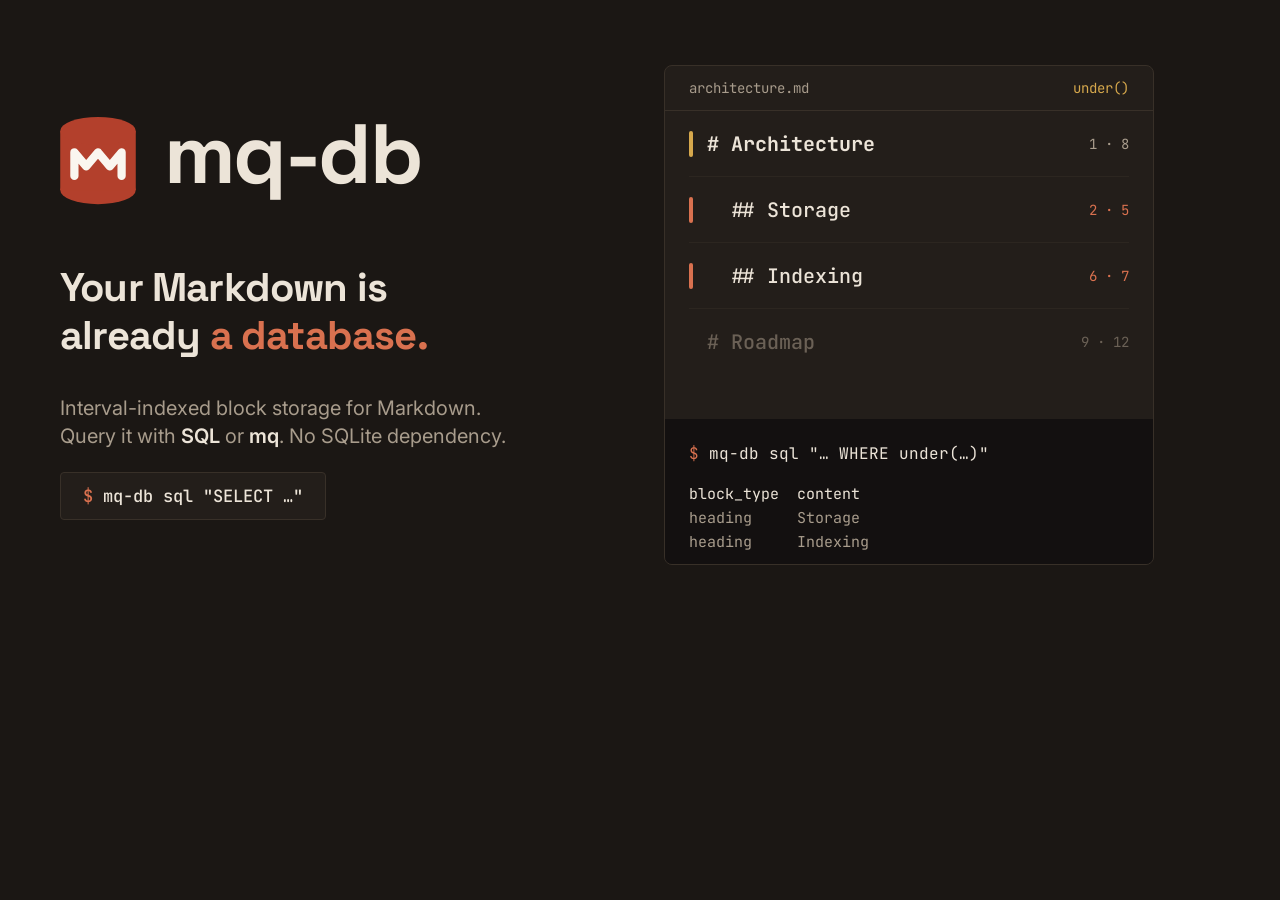
<file: assets/ogp.html>
<!--
  Source for docs/assets/ogp.png. Regenerate after edits with:
  "/Applications/Google Chrome.app/Contents/MacOS/Google Chrome" \
    --headless --disable-gpu --hide-scrollbars --window-size=1200,630 \
    --screenshot=docs/assets/ogp.png assets/ogp.html
-->
<!doctype html>
<html>
<head>
<meta charset="UTF-8" />
<link rel="preconnect" href="https://fonts.googleapis.com" />
<link rel="preconnect" href="https://fonts.gstatic.com" crossorigin />
<link
  href="https://fonts.googleapis.com/css2?family=Space+Grotesk:wght@500;600;700&family=Inter:wght@400;500;600;700&family=JetBrains+Mono:wght@400;500;700&display=swap"
  rel="stylesheet"
/>
<style>
  :root {
    /* dark palette — matches docs/index.html @media (prefers-color-scheme: dark) */
    --c-paper: #1b1714;
    --c-paper-alt: #231e1a;
    --c-paper-deep: #383028;
    --c-line: #2c2620;
    --c-term: #131010;
    --c-ink: #ece4d8;
    --c-ink-dim: #a89c8c;
    --c-ink-faint: #6b6156;
    --c-accent: #d9714f;
    --c-mark: #d6a84c;
  }
  * { box-sizing: border-box; }
  html, body {
    margin: 0; padding: 0;
    width: 1200px; height: 630px;
    background-color: var(--c-paper);
    font-family: "Inter", sans-serif;
    color: var(--c-ink);
    overflow: hidden;
  }
  .abs { position: absolute; }
  .mono { font-family: "JetBrains Mono", monospace; }

  /* left column: x 60..600 */
  .logo { left: 39px; top: 98px; width: 118px; height: 118px; }
  .brand {
    left: 164px; top: 112px;
    font-family: "Space Grotesk", sans-serif;
    font-weight: 700; font-size: 84px; line-height: 1;
    letter-spacing: -0.03em;
  }
  .tagline {
    left: 60px; top: 264px;
    font-family: "Space Grotesk", sans-serif;
    font-weight: 700; font-size: 40px; line-height: 1.2;
    letter-spacing: -0.02em;
  }
  .tagline em { font-style: normal; color: var(--c-accent); }
  .desc {
    left: 60px; top: 394px; width: 540px;
    font-size: 20px; line-height: 28px;
    color: var(--c-ink-dim);
  }
  .desc b { color: var(--c-ink); font-weight: 600; }
  .cmd {
    left: 60px; top: 472px; height: 48px;
    padding: 0 22px;
    display: flex; align-items: center; gap: 10px;
    border: 1px solid var(--c-paper-deep);
    border-radius: 4px;
    background: var(--c-paper-alt);
    font-size: 17px; font-weight: 500;
  }
  .cmd .p, .term .p { color: var(--c-accent); }

  /* right column: card x 664..1154, y 65..565 */
  .card {
    left: 664px; top: 65px; width: 490px; height: 500px;
    border: 1px solid var(--c-paper-deep);
    border-radius: 8px;
    background: var(--c-paper-alt);
    overflow: hidden;
  }
  .card-head {
    height: 45px; padding: 0 24px;
    display: flex; align-items: center; justify-content: space-between;
    border-bottom: 1px solid var(--c-paper-deep);
    font-size: 14px; color: var(--c-ink-dim);
  }
  .card-head .tag { color: var(--c-mark); }
  .rows { padding: 0 24px; }
  .row {
    height: 66px;
    display: flex; align-items: center; gap: 14px;
    border-bottom: 1px solid var(--c-line);
    font-size: 20px; font-weight: 500;
  }
  .row:last-child { border-bottom: 0; }
  .row .bar { width: 4px; height: 26px; border-radius: 2px; background: transparent; }
  .row .name { flex: 1; }
  .row .iv { font-size: 14px; font-weight: 400; color: var(--c-ink-dim); }
  .row.sec .name { font-weight: 700; color: var(--c-ink); }
  .row.sec .bar { background: var(--c-mark); }
  .row.in .name { padding-left: 24px; }
  .row.in .bar { background: var(--c-accent); }
  .row.in .iv { color: var(--c-accent); }
  .row.out .name, .row.out .iv { color: var(--c-ink-faint); }

  .term {
    position: absolute; left: 0; right: 0; bottom: 0; height: 145px;
    padding: 24px 24px 0;
    background: var(--c-term);
  }
  .term .l1 { font-size: 16px; color: var(--c-ink); white-space: nowrap; }
  .term .out { margin-top: 18px; font-size: 15px; line-height: 24px; color: var(--c-ink-dim); white-space: pre; }
  .term .out b { color: var(--c-ink); font-weight: 400; }
</style>
</head>
<body>
  <svg class="abs logo" viewBox="0 0 100 100" xmlns="http://www.w3.org/2000/svg">
    <ellipse cx="50" cy="78" rx="32" ry="12" fill="#B3402C"/>
    <rect x="18" y="28" width="64" height="50" fill="#B3402C"/>
    <ellipse cx="50" cy="28" rx="32" ry="12" fill="#B3402C"/>
    <path d="M30 66 L30 46 L40 58 L50 46 L60 58 L70 46 L70 66" fill="none" stroke="#FAF6EF" stroke-width="7" stroke-linecap="round" stroke-linejoin="round"/>
  </svg>
  <div class="abs brand">mq-db</div>

  <div class="abs tagline">Your Markdown is<br />already <em>a database.</em></div>

  <div class="abs desc">
    Interval-indexed block storage for Markdown.<br />
    Query it with <b>SQL</b> or <b>mq</b>. No SQLite dependency.
  </div>

  <div class="abs cmd mono"><span class="p">$</span><span>mq-db sql "SELECT …"</span></div>

  <div class="abs card">
    <div class="card-head mono">
      <span>architecture.md</span>
      <span class="tag">under()</span>
    </div>
    <div class="rows mono">
      <div class="row sec"><span class="bar"></span><span class="name"># Architecture</span><span class="iv">1 · 8</span></div>
      <div class="row in"><span class="bar"></span><span class="name">## Storage</span><span class="iv">2 · 5</span></div>
      <div class="row in"><span class="bar"></span><span class="name">## Indexing</span><span class="iv">6 · 7</span></div>
      <div class="row out"><span class="bar"></span><span class="name"># Roadmap</span><span class="iv">9 · 12</span></div>
    </div>
    <div class="term mono">
      <div class="l1"><span class="p">$</span> mq-db sql "… WHERE under(…)"</div>
      <div class="out"><b>block_type  content</b>
heading     Storage
heading     Indexing</div>
    </div>
  </div>
</body>
</html>
</file>
